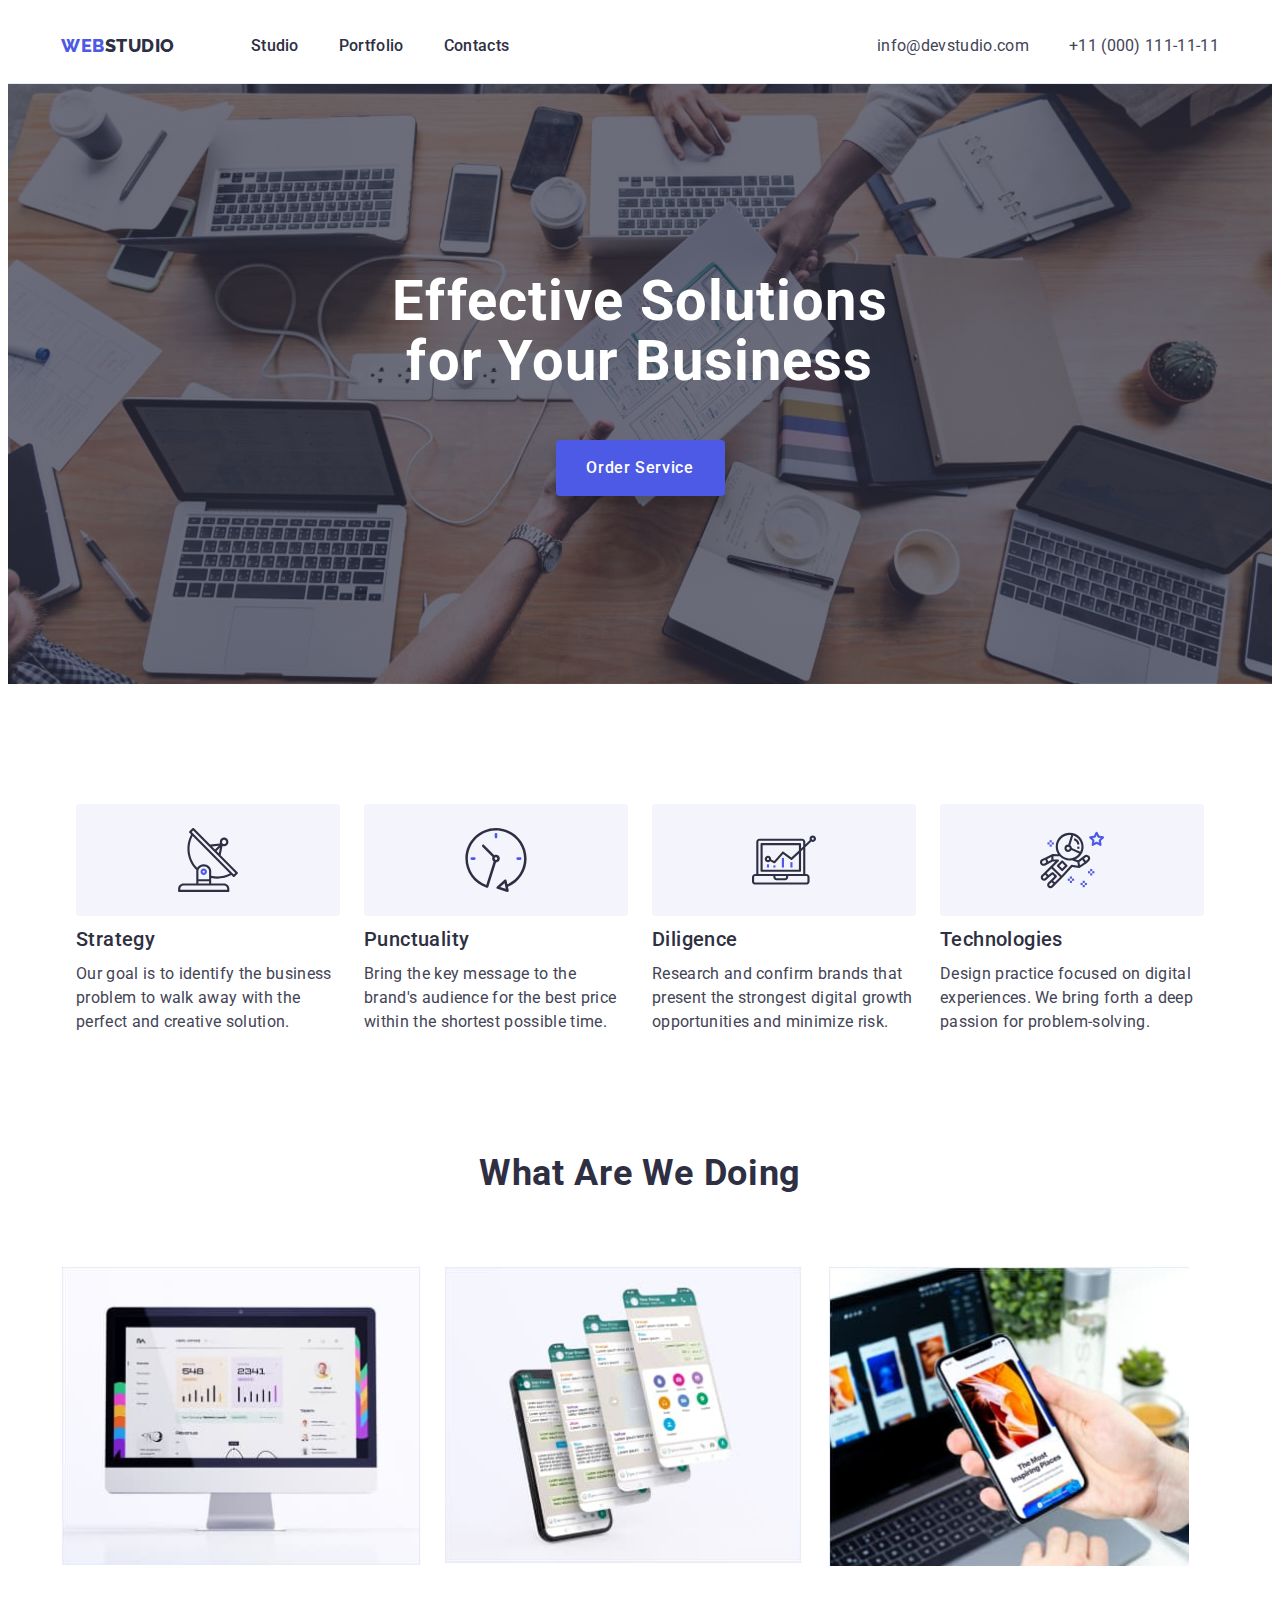
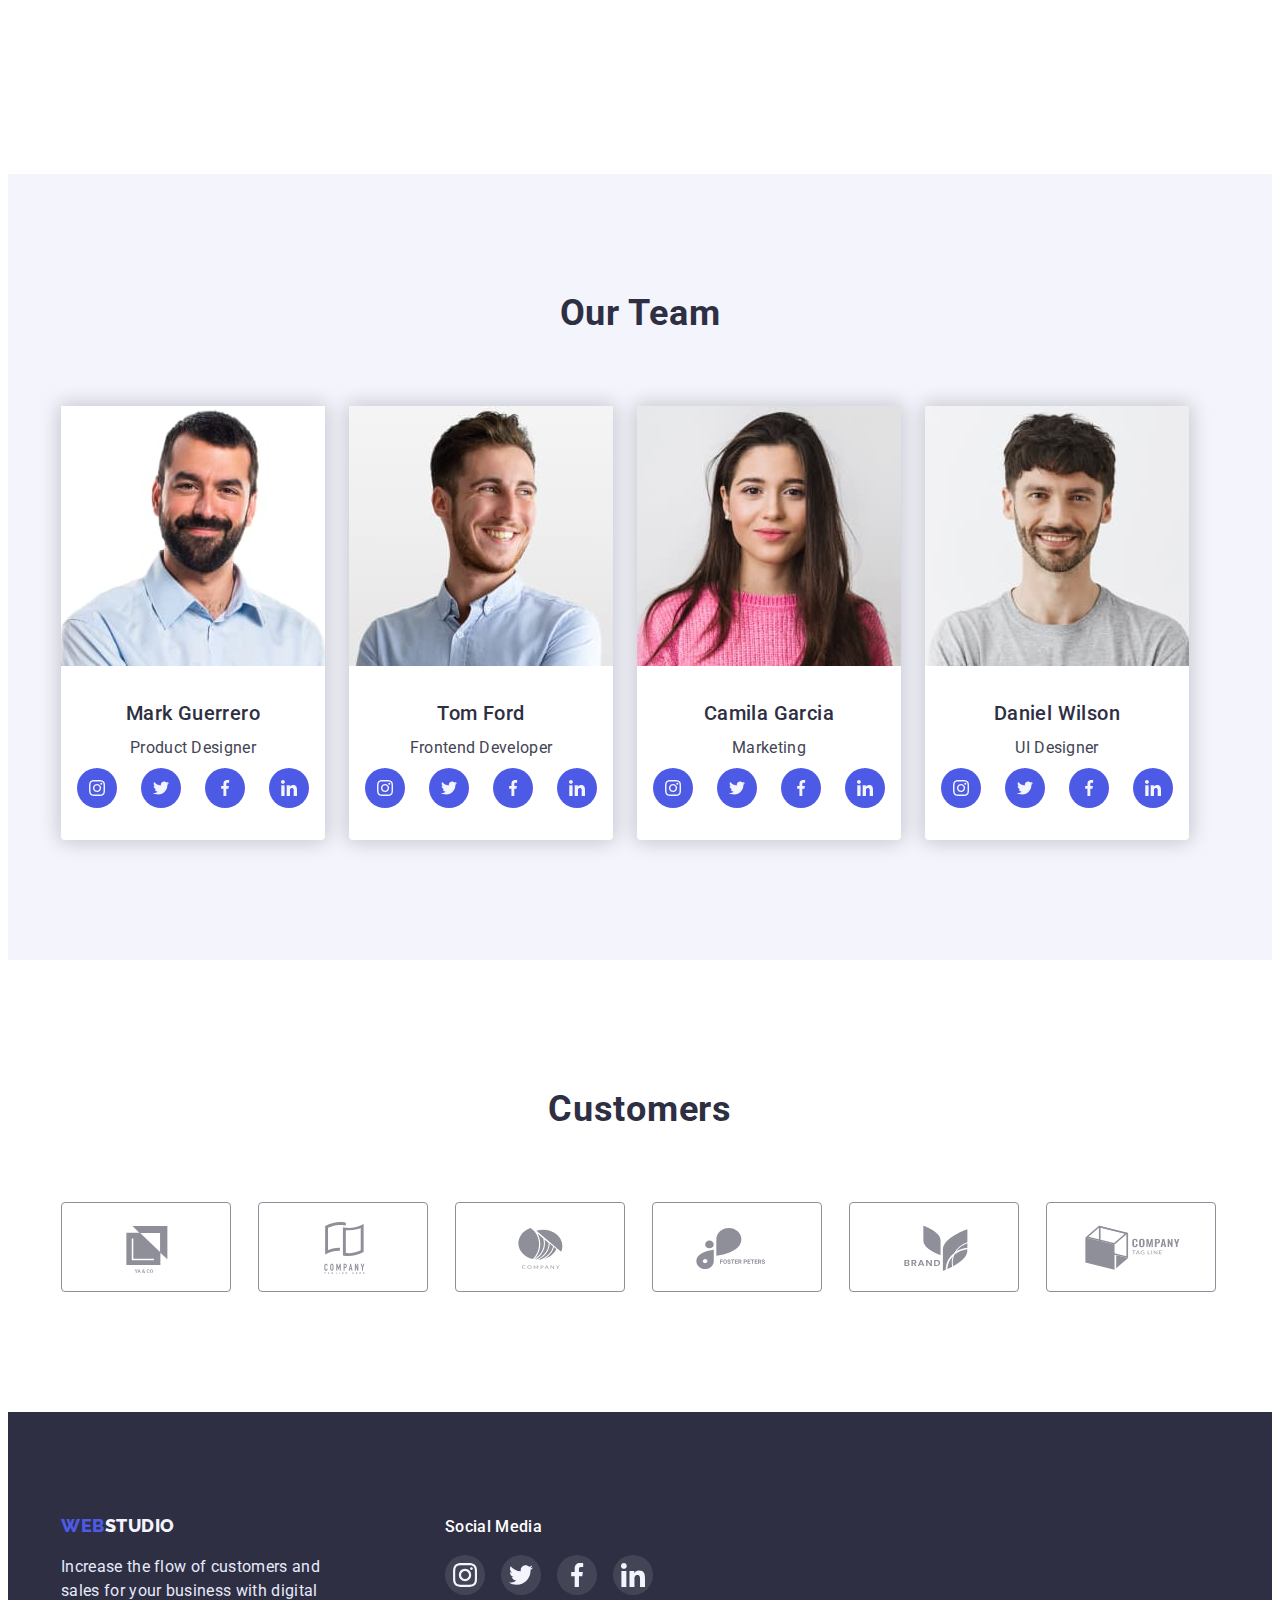
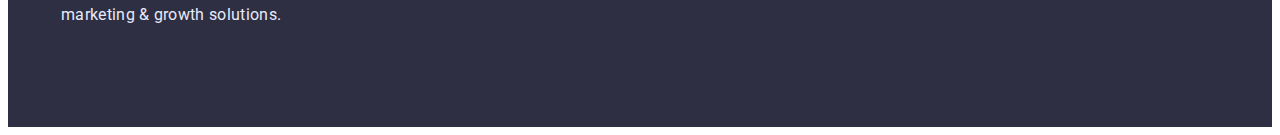
<file: index.html>
<!DOCTYPE html>
<html lang="en">
<head>
    <meta charset="UTF-8">
    <meta http-equiv="X-UA-Compatible" content="IE=edge">
    <meta name="viewport" content="width=device-width, initial-scale=1.0">
    <title>WEBSTUDIO</title>

    <link rel="stylesheet" href="https://cdnjs.cloudflare.com/ajax/libs/modern-normalize/1.1.0/modern-normalize.min.css" integrity="sha512-wpPYUAdjBVSE4KJnH1VR1HeZfpl1ub8YT/NKx4PuQ5NmX2tKuGu6U/JRp5y+Y8XG2tV+wKQpNHVUX03MfMFn9Q==" crossorigin="anonymous" referrerpolicy="no-referrer">

    <link rel="stylesheet" href="style/style.css">

    <link rel="preconnect" href="https://fonts.googleapis.com">
    <link rel="preconnect" href="https://fonts.gstatic.com" crossorigin>
    <link href="https://fonts.googleapis.com/css2?family=Raleway:wght@800&family=Roboto:wght@400;500;700;900&display=swap" rel="stylesheet">
    
</head>
<body>
    <header>
        <div class="header-container container">
            <nav class="title">
                <a href="./index.html" class="logo-header logo"><span class="WebLogo">WEB</span><span class="StudioLogo">STUDIO</span></a>    
                <ul class="title_info">
                    <li><a href="./index.html" class="navigation">Studio</a></li>
                    <li><a href="./portfolio.html" class="navigation">Portfolio</a></li>
                    <li><a href="" class="navigation">Contacts</a></li>
                </ul>
            </nav>
            <address>
                <ul class="contacts">
                    <li class="email"><a href="mailto:info@devstudio.com">info@devstudio.com</a></li>
                    <li class="tel"><a href="tel:+110001111111">+11 (000) 111-11-11</a></li>
                </ul>
            </address>
        </div>
    </header>
    <main>
        <section class="hero">
            <div class="container">
                <h1 class="credo">Effective Solutions for Your Business</h1>
                <!-- Назва класу fakebutton, бо як я зрозумів це повинна, бути кнопка, але на данний момент не потрібно робити, аби вона працювала -->
                <center><button class="fakebutton" type="button">Order Service</button></center>
            </div>
        </section>
        <section class="about_us">
            <div class="about_us-container container">
                <h2 class="About_Us visually-hidden">About Us</h2>
                <ul class="skills">
                    <li class="strategy">
                        <div class="skills-icon-house">
                            <svg class="skills-icon">
                                <use href="./images/icons.svg#icon-antenna-1"></use>
                            </svg>
                        </div>
                        <h3>Strategy</h3>
                        <p>Our goal is to identify the business problem to walk away with the perfect and creative solution.</p>
                    </li>
                    <li class="punctuality">
                        <div class="skills-icon-house">
                            <svg class="skills-icon">
                                <use href="./images/icons.svg#icon-clock-1"></use>
                            </svg>
                        </div>
                        <h3>Punctuality</h3>
                        <p>Bring the key message to the brand's audience for the best price within the shortest possible time.</p>
                    </li>
                    <li class="diligence">
                        <div class="skills-icon-house">
                            <svg class="skills-icon">
                                <use href="./images/icons.svg#icon-diagram-1"></use>
                            </svg>
                        </div>
                        <h3>Diligence</h3>
                        <p>Research and confirm brands that present the strongest digital growth opportunities and minimize risk.</p>
                    </li>
                    <li class="technologies">
                        <div class="skills-icon-house">
                            <svg class="skills-icon">
                                <use href="./images/icons.svg#icon-astronaut-1"></use>
                            </svg>
                        </div>
                        <h3>Technologies</h3>
                        <p>Design practice focused on digital experiences. We bring forth a deep passion for problem-solving.</p>
                    </li>
                </ul>
            </div>
        </section>
        <section class="what_are_we_doing">
            <div class="what_are_we_doing-container container">
                <h2>What are we doing</h2>
                <ul class="images">
                    <li><img src="./images/Computer.jpg" alt="Computer" width="360"></li>
                    <li><img src="./images/Phone.jpg" alt="Phone" width="360"></li>
                    <li><img src="./images/Man.jpg" alt="Man" width="360"></li>
                </ul>
            </div>
        </section>
        <section class="team">
            <div class="team-container container">
                <h2>Our Team</h2>
                <ul class="team_pics">
                    <li class="team-pictures">
                        <img src="./images/Mark.jpg" alt="Mark Guerrero" width="264">
                        <div class="team-content">
                            <h3>Mark Guerrero</h3>
                            <p>Product Designer</p>
                            <ul class="social-media">
                                <li>
                                    <a href="">
                                        <svg class="icon-house">
                                            <use href="./images/icons.svg#icon-instagram-2"></use>
                                        </svg>
                                    </a>
                                </li>
                                <li>
                                    <a href="">
                                        <svg class="icon-house">
                                            <use href="./images/icons.svg#icon-twitter-1"></use>
                                        </svg>
                                    </a>
                                </li>
                                <li>
                                    <a href="">
                                        <svg class="icon-house">
                                            <use href="./images/icons.svg#icon-facebook-1"></use>
                                        </svg>
                                    </a>
                                </li>
                                <li>
                                    <a href="">
                                        <svg class="icon-house">
                                            <use href="./images/icons.svg#icon-linkedin-1"></use>
                                        </svg>
                                    </a>
                                </li>
                            </ul>
                        </div>
                    </li>
                    <li class="team-pictures">
                        <img src="./images/Tom.jpg" alt="Tom Ford" width="264">
                        <div class="team-content">
                            <h3>Tom Ford</h3>
                            <p>Frontend Developer</p>
                            <ul class="social-media">
                                <li>
                                    <a href="">
                                        <svg class="icon-house">
                                            <use href="./images/icons.svg#icon-instagram-2"></use>
                                        </svg>
                                    </a>
                                </li>
                                <li>
                                    <a href="">
                                        <svg class="icon-house">
                                            <use href="./images/icons.svg#icon-twitter-1"></use>
                                        </svg>
                                    </a>
                                </li>
                                <li>
                                    <a href="">
                                        <svg class="icon-house">
                                            <use href="./images/icons.svg#icon-facebook-1"></use>
                                        </svg>
                                    </a>
                                </li>
                                <li>
                                    <a href="">
                                        <svg class="icon-house">
                                            <use href="./images/icons.svg#icon-linkedin-1"></use>
                                        </svg>
                                    </a>
                                </li>
                            </ul>
                        </div>
                    </li>
                    <li class="team-pictures">
                        <img src="./images/Camila.jpg" alt="Camila Garcia" width="264">
                        <div class="team-content">  
                            <h3>Camila Garcia</h3>
                            <p>Marketing</p>
                            <ul class="social-media">
                                <li>
                                    <a href="">
                                        <svg class="icon-house">
                                            <use href="./images/icons.svg#icon-instagram-2"></use>
                                        </svg>
                                    </a>
                                </li>
                                <li>
                                    <a href="">
                                        <svg class="icon-house">
                                            <use href="./images/icons.svg#icon-twitter-1"></use>
                                        </svg>
                                    </a>
                                </li>
                                <li>
                                    <a href="">
                                        <svg class="icon-house">
                                            <use href="./images/icons.svg#icon-facebook-1"></use>
                                        </svg>
                                    </a>
                                </li>
                                <li>
                                    <a href="">
                                        <svg class="icon-house">
                                            <use href="./images/icons.svg#icon-linkedin-1"></use>
                                        </svg>
                                    </a>
                                </li>
                            </ul>
                        </div>
                    </li>
                    <li class="team-pictures">
                        <img src="./images/Daniel.jpg" alt="Daniel Wilson" width="264">
                        <div class="team-content">    
                            <h3>Daniel Wilson</h3>
                            <p>UI Designer</p>
                            <ul class="social-media">
                                <li>
                                    <a href="">
                                        <svg class="icon-house">
                                            <use href="./images/icons.svg#icon-instagram-2"></use>
                                        </svg>
                                    </a>
                                </li>
                                <li>
                                    <a href="">
                                        <svg class="icon-house">
                                            <use href="./images/icons.svg#icon-twitter-1"></use>
                                        </svg>
                                    </a>
                                </li>
                                <li>
                                    <a href="">
                                        <svg class="icon-house">
                                            <use href="./images/icons.svg#icon-facebook-1"></use>
                                        </svg>
                                    </a>
                                </li>
                                <li>
                                    <a href="">
                                        <svg class="icon-house">
                                            <use href="./images/icons.svg#icon-linkedin-1"></use>
                                        </svg>
                                    </a>
                                </li>
                            </ul>
                        </div>
                    </li>
                </ul>
            </div>
        </section>
        <section class="customers-section">
            <div class="container customers">
                <h2>Customers</h2>
                    <ul class="customer-icon-house">
                        <li>
                            <a class="customer-icon" href="">  
                                <svg class="cus-ico">
                                    <use href="./images/icons.svg#icon-Logo"></use>
                                </svg>
                            </a>
                        </li>
                        <li>
                            <a class="customer-icon" href="">
                                <svg class="cus-ico">
                                    <use href="./images/icons.svg#icon-Logo-1"></use>
                                </svg>
                            </a>
                        </li>
                        <li>
                            <a class="customer-icon" href="">
                                <svg class="cus-ico">
                                    <use href="./images/icons.svg#icon-Logo-2"></use>
                                </svg>
                            </a>
                        </li>
                        <li>
                            <a class="customer-icon" href="">
                                <svg class="cus-ico">
                                    <use href="./images/icons.svg#icon-Logo-3"></use>
                                </svg>
                            </a>
                        </li>
                        <li>
                            <a class="customer-icon" href="">
                                <svg class="cus-ico">
                                    <use href="./images/icons.svg#icon-Logo-4"></use>
                                </svg>
                            </a>
                        </li>
                        <li>
                            <a class="customer-icon" href="">
                                <svg class="cus-ico">
                                    <use href="./images/icons.svg#icon-Logo-5"></use>
                                </svg>
                            </a>
                        </li>
                </ul>
            </div>
        </section>
    </main>
    <footer>
        <div class="footer-container container">
            <div class="footer-text">
                <a href="./index.html" class="logo logo-footer end_text"><span class="WebLogo">WEB</span><span class="StudioLogo2">STUDIO</span></a>
                <p class="end_text">Increase the flow of customers and sales for your business with digital marketing & growth solutions.</p>
            </div>
            <div class="footer-social-media">
                <p>Social Media</p>
                <ul class="footer-media">
                    <li>
                        <a class="foot-media" href="">
                            <svg class="foot-ico">
                                <use href="./images/icons.svg#icon-instagram-2"></use>
                            </svg>
                        </a>
                    </li>
                    <li>
                        <a class="foot-media" href="">
                            <svg class="foot-ico">
                                <use href="./images/icons.svg#icon-twitter-1"></use>
                            </svg>
                        </a>
                    </li>
                    <li>
                        <a class="foot-media" href="">
                            <svg class="foot-ico">
                                <use href="./images/icons.svg#icon-facebook-1"></use>
                            </svg>
                        </a>
                    </li>
                    <li>
                        <a class="foot-media" href="">
                            <svg class="foot-ico">
                                <use href="./images/icons.svg#icon-linkedin-1"></use>
                            </svg>
                        </a>
                    </li>
                </ul>
            </div>
        </div>
    </footer>
</body>
</html>
</file>
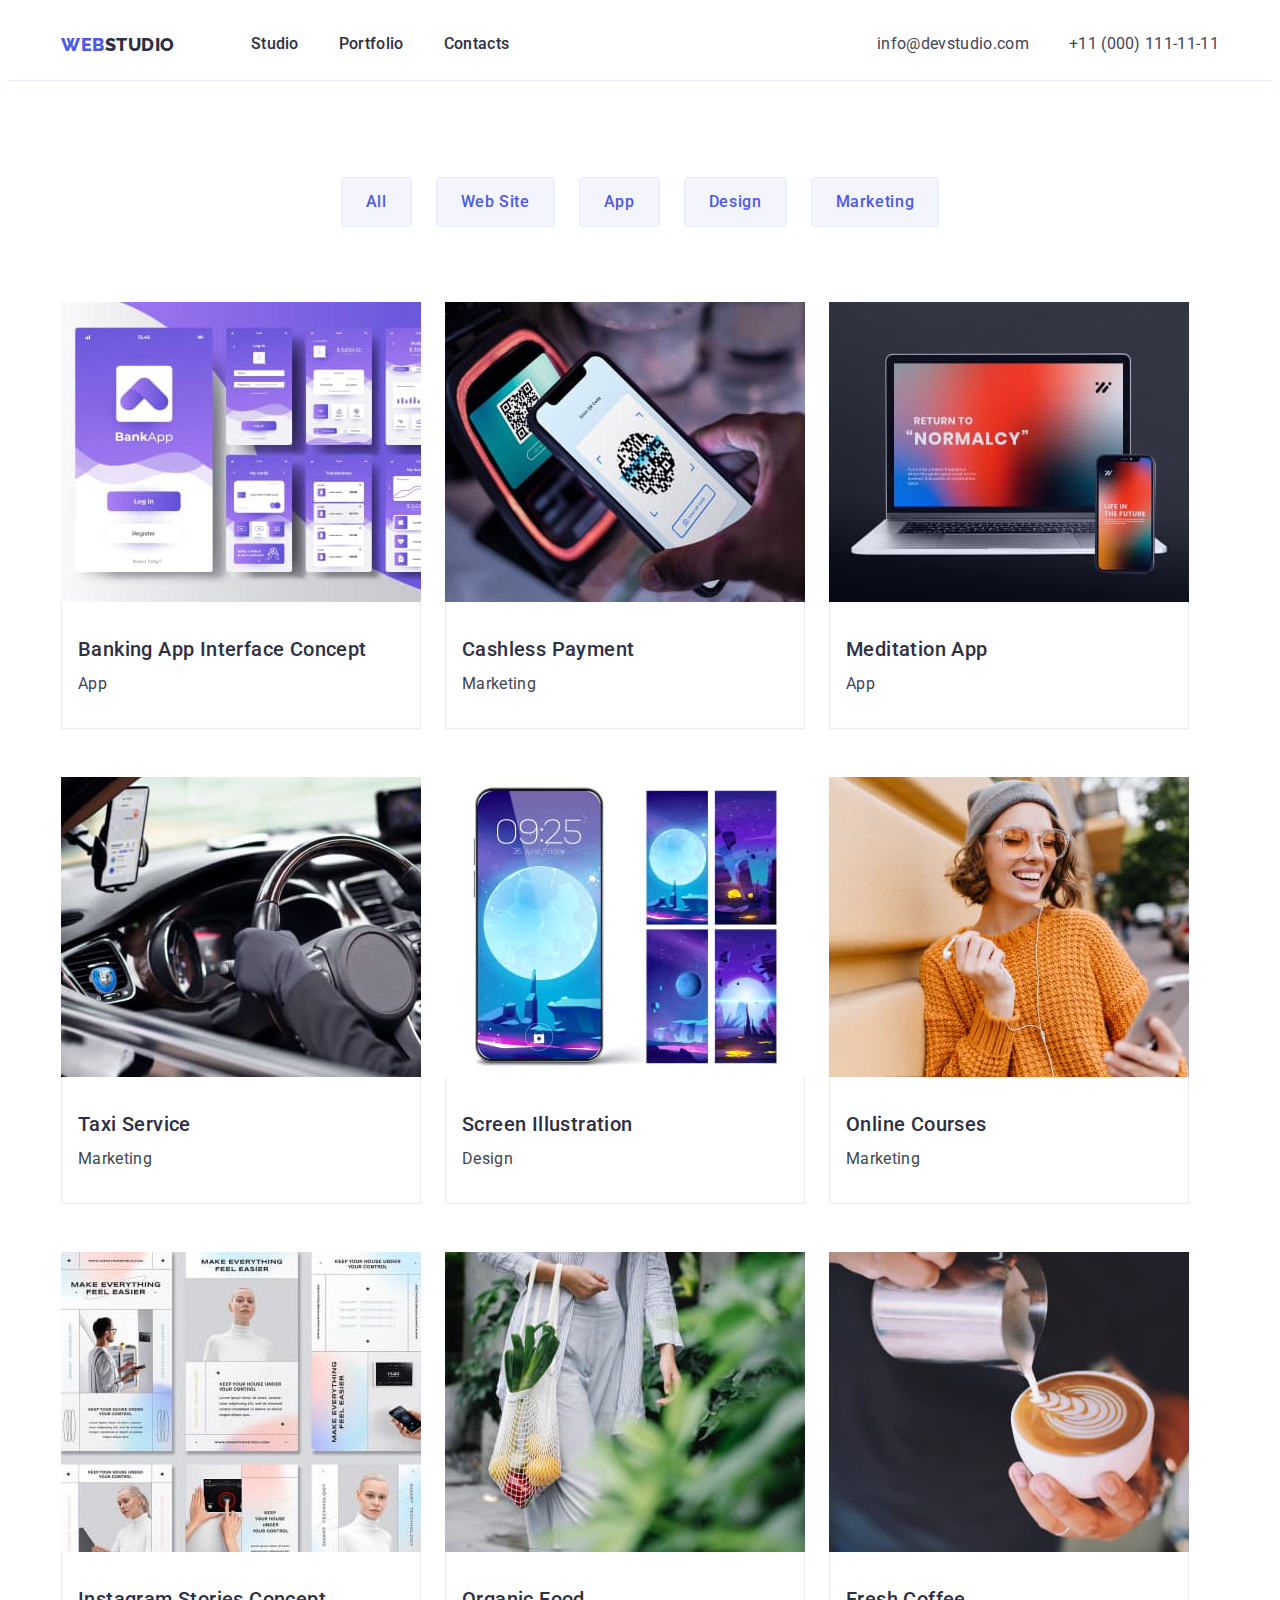
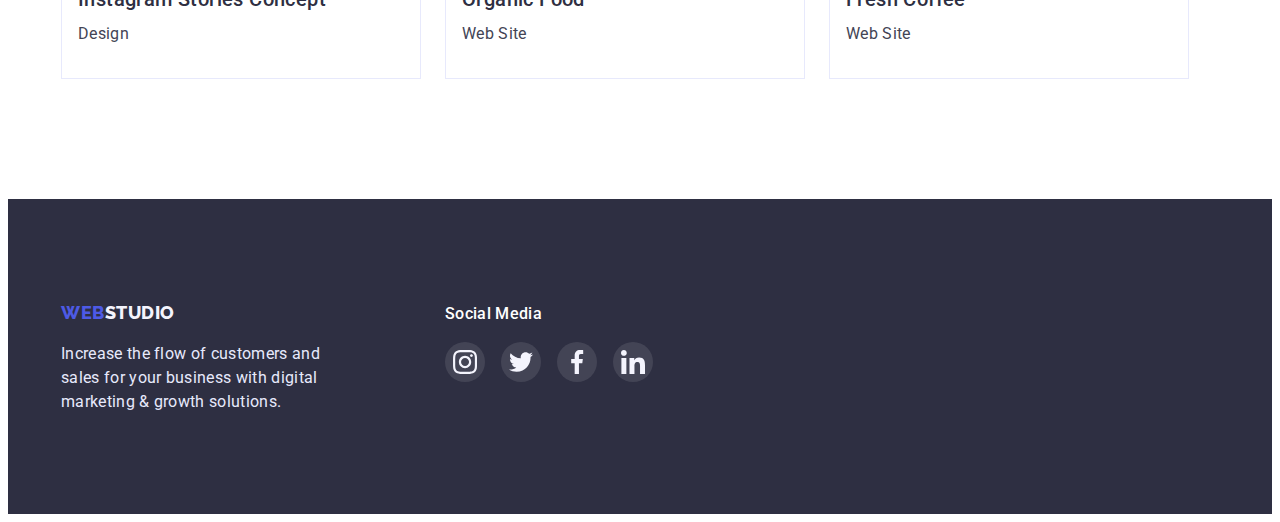
<file: portfolio.html>
<!DOCTYPE html>
<html lang="en">
<head>
    <meta charset="UTF-8">
    <meta http-equiv="X-UA-Compatible" content="IE=edge">
    <meta name="viewport" content="width=device-width, initial-scale=1.0">
    <title>WEBSTUDIO</title>

    <link rel="stylesheet" href="https://cdnjs.cloudflare.com/ajax/libs/modern-normalize/1.1.0/modern-normalize.min.css" integrity="sha512-wpPYUAdjBVSE4KJnH1VR1HeZfpl1ub8YT/NKx4PuQ5NmX2tKuGu6U/JRp5y+Y8XG2tV+wKQpNHVUX03MfMFn9Q==" crossorigin="anonymous" referrerpolicy="no-referrer">

    <link rel="stylesheet" href="style/style.css">

    <link rel="preconnect" href="https://fonts.googleapis.com">
    <link rel="preconnect" href="https://fonts.gstatic.com" crossorigin>
    <link href="https://fonts.googleapis.com/css2?family=Raleway:wght@800&family=Roboto:wght@400;500;700;900&display=swap" rel="stylesheet">
</head>
<body>
    <header>
        <div class="header-container container">
            <nav class="title">
                <a href="./index.html" class="logo" tabindex="1"><span class="WebLogo">WEB</span><span class="StudioLogo">STUDIO</span></a>    
                <ul class="title_info">
                    <li><a href="./index.html" class="navigation" tabindex="2">Studio</a></li>
                    <li><a href="./portfolio.html" class="navigation" tabindex="3">Portfolio</a></li>
                    <li><a href="" class="navigation" tabindex="4">Contacts</a></li>
                </ul>
            </nav>
            <address>
                <ul class="contacts">
                    <li class="email"><a href="mailto:info@devstudio.com" tabindex="5">info@devstudio.com</a></li>
                    <li class="tel"><a href="tel:+110001111111" tabindex="6">+11 (000) 111-11-11</a></li>
                </ul>
            </address>
        </div>
    </header>
    <main>
        <section class="products-section">
            <div class="products-container container">
                <h1 class="visually-hidden">Filters</h1>
                <ul class="filters">
                    <li><button type="button">All</button></li>
                    <li><button type="button">Web Site</button></li>
                    <li><button type="button">App</button></li>
                    <li><button type="button">Design</button></li>
                    <li><button type="button">Marketing</button></li>
                </ul>
                <ul class="products">
                        <li>
                            <a class="products_item" href="">
                                <img src="./images/banking_app_interface_concept.jpg" alt="Banking App Interface Concept" width="360">
                                <div class="card-content">
                                    <h2>Banking App Interface Concept</h2>
                                    <p>App</p>
                                </div>
                            </a>
                        </li>
                        <li>
                            <a class="products_item" href="">
                                <img src="./images/cashless_payment.jpg" alt="Cashless Payment" width="360">
                                <div class="card-content">
                                    <h2>Cashless Payment</h2>
                                    <p>Marketing</p>
                                </div>
                            </a>
                        </li>
                        <li>
                            <a class="products_item" href="">
                                <img src="./images/meditation_app.jpg" alt="Meditation App" width="360">
                                <div class="card-content">
                                    <h2>Meditation App</h2>
                                    <p>App</p>
                                </div>
                            </a>
                        </li>
                        <li>
                            <a class="products_item" href="">
                                <img src="./images/taxi_service.jpg" alt="Taxi Service" width="360">
                                <div class="card-content">
                                    <h2>Taxi Service</h2>
                                    <p>Marketing</p>
                                </div>
                            </a>
                        </li>
                        <li>
                            <a class="products_item" href="">
                                <img src="./images/screen_illustrations.jpg" alt="Screen Illustration" width="360">
                                <div class="card-content">
                                    <h2>Screen Illustration</h2>
                                    <p>Design</p>
                                </div>
                            </a>
                        </li>
                        <li>
                            <a class="products_item" href="">
                                <img src="./images/online_courses.jpg" alt="Online Courses" width="360">
                                <div class="card-content">
                                    <h2>Online Courses</h2>
                                    <p>Marketing</p>
                                </div>
                            </a>
                        </li>
                        <li>
                            <a class="products_item" href="">
                                <img src="./images/instagram_stories_concept.jpg" alt="Instagram Stories Concept" width="360">
                                <div class="card-content">
                                    <h2>Instagram Stories Concept</h2>
                                    <p>Design</p>
                                </div>
                            </a>
                        </li>
                        <li>
                            <a class="products_item" href="">
                                <img src="./images/organic_food.jpg" alt="Organic Food" width="360">
                                <div class="card-content">
                                    <h2>Organic Food</h2>
                                    <p>Web Site</p>
                                </div>
                            </a>
                        </li>
                        <li>
                            <a class="products_item" href="">
                                <img src="./images/fresh_coffee.jpg" alt="Fresh Coffee" width="360">
                                <div class="card-content">
                                    <h2>Fresh Coffee</h2>
                                    <p>Web Site</p>
                                </div>
                            </a>
                        </li>
                </ul>
            </div>
        </section>
    </main>
    <footer>
        <div class="footer-container container">
            <div class="footer-text">
                <a href="./index.html" class="logo logo-footer end_text"><span class="WebLogo">WEB</span><span class="StudioLogo2">STUDIO</span></a>
                <p class="end_text">Increase the flow of customers and sales for your business with digital marketing & growth solutions.</p>
            </div>
            <div class="footer-social-media">
                <p>Social Media</p>
                <ul class="footer-media">
                    <li>
                        <a class="foot-media" href="">
                            <svg class="foot-ico">
                                <use href="./images/icons.svg#icon-instagram-2"></use>
                            </svg>
                        </a>
                    </li>
                    <li>
                        <a class="foot-media" href="">
                            <svg class="foot-ico">
                                <use href="./images/icons.svg#icon-twitter-1"></use>
                            </svg>
                        </a>
                    </li>
                    <li>
                        <a class="foot-media" href="">
                            <svg class="foot-ico">
                                <use href="./images/icons.svg#icon-facebook-1"></use>
                            </svg>
                        </a>
                    </li>
                    <li>
                        <a class="foot-media" href="">
                            <svg class="foot-ico">
                                <use href="./images/icons.svg#icon-linkedin-1"></use>
                            </svg>
                        </a>
                    </li>
                </ul>
            </div>
        </div>
    </footer>
</body>
</html>
</file>
<file: style/style.css>
:root{
    --iris: #4D5AE5;
    --cornflower: #E7E9FC;
    --navyblue: #2E2F42;
    --slate: #434455;
    --ocean: #404BBF;
    --cloud: #F4F4FD;
    --white: #fff;
    --light-slate: #8E8F99;
    --light-gray: #AFB1B8;
    --green: #31D0AA;
}

body{
    font-family: 'Roboto', sans-serif;
    background-color: var(--white);
}

.container {
    width: 1158px;
    margin: 0 auto;
    padding: 0 15px;
}

h1, h2, h3, h4, h5, h6, p{
    margin: 0;
}

ul{
    margin: 0;
    padding: 0;
}

header{
    border-bottom: 1px solid var(--cornflower);
}

.header-container{
    display: flex;
    flex-direction: row;
    justify-content: space-between;
    align-items: center;
}

.visually-hidden{
    position: absolute;
    white-space: nowrap;
    width: 1px;
    height: 1px;
    overflow: hidden;
    border: 0;
    padding: 0;
    clip: rect(0 0 0 0);
    clip-path: inset(50%);
    margin: -1px;
}

 a{
    text-decoration: none;
 }

 img{
    display: block; 
    max-width: 100%; 
    height: auto;
 }

.title{
    display: flex;
    align-items: center;
}

.navigation{
    color: var(--navyblue);
    position: relative;
    padding: 24px 0;
    display: inline-block;
}

.navigation::after{ 
    content: "";
    position: absolute;
    bottom: 25px;
    left: 50%;
    display: block;
    background: none repeat scroll 0 0 transparent;
    height: 3px;
    border-radius: 2px;
    width: 0;
    background: var(--ocean);
    transition: width 0.24s ease 0s, left 0.24s ease 0s;
}

.navigation:hover::after{
    border-bottom: 2px;
    width: 100%; 
    left: 0; 
}

.navigation:hover, .navigation:focus{
    color: var(--ocean);
}

.logo{
    font-family: 'Raleway';
    font-weight: 800;
    font-size: 18px;
    line-height: 1.5;
    letter-spacing: 0.03em;
    display: inline-block;
}

.logo-header{
    padding: 24px 0;
}

.WebLogo{
    color: var(--iris);
}

.StudioLogo{
    color: var(--navyblue);
}

.StudioLogo2{
    color: var(--cloud);
}

ul{
    list-style-type: none;
    display: flex;
}

.title_info{
    padding: 0;
    margin-left: 76px;
}

.title_info li{
    color: var(--navyblue);
    font-weight: 500;
    font-size: 16px;
    line-height: 1.5;
    letter-spacing: 0.02em;
}

.contacts{
    margin-left: auto;
    padding-left: 0;
}

.contacts a{
    color: var(--slate);
    font-family: 'Roboto';
    font-weight: 400;
    font-style: normal;
    font-size: 16px;
    line-height: 1.5;
    letter-spacing: 0.02em;
    padding: 24px 0;
    display: inline-block;
}

.contacts a:hover, .contacts a:focus{
    color: var(--ocean);
}

.title_info li:not(:last-child), .contacts li:not(:last-child){
    margin-right: 40px;
}

.hero{
    max-width: 1440px;
    margin-left: auto;
    margin-right: auto;
    background-image: linear-gradient(to bottom,  rgba(46, 47, 66, 0.7), rgba(46, 47, 66, 0.7)), url("../images/people-office.jpg");
    background-repeat: no-repeat;
    background-size: cover;
    background-position: center;
}

.credo{
    margin: 0 auto;
    width: 500px;
    color: var(--white);
    text-align: center;
    font-weight: 700;
    font-size: 56px;
    letter-spacing: 0.02em;
    line-height: 1.07;
    padding-top: 188px;
}

.fakebutton{
    display: inline-block;
    min-width: 169px;
    min-height: 56px;
    margin-top: 48px;   
    color: var(--white);
    background-color: var(--iris);
    border-radius: 4px;
    box-shadow: 0px 10px 10px 0px rgba(0, 0, 0, 0.2);
    border: none;
    font-family: inherit;
    font-weight: 500;
    font-size: 16px;
    line-height: 1.5;
    letter-spacing: 0.04em;
    margin-bottom: 188px;
}

.fakebutton:hover, .fakebutton:focus{
    box-shadow: none;
    background-color: var(--ocean);
}

.fakebutton:active{
    background-color: var(--ocean);
    box-shadow: 0px 0px 10px 7px rgba(0, 0, 0, 0.2);
    width: 160px;
    height: 50px;
    font-size: 15px;
}

.about_us{
    padding: 120px 0;
}

.About_Us{
    font-size: 36px;
    color: var(--navyblue);
    font-weight: 700;
    font-size: 36px;
}

.about_us h3{
    font-weight: 500;
    font-size: 20px;
    line-height: 1.5;
    letter-spacing: 0.02em;
}

.about_us p{
    font-size: 16px;
    line-height: 1.5;
    letter-spacing: 0.02em;
}

.skills{
    display: flex;
    justify-content: center;
}

.skills li{
    margin-right: 24px;
    width: 264px;
}

.skills li:last-child{
    margin-right: 0;
}

.skills-icon-house{
    width: 264px;
    height: 112px;
    background-color: var(--cloud);
    border-radius: 4px;
    margin-bottom: 8px;
    display: flex;
    justify-content: center;
    align-items: center;
}

.skills-icon{
    width: 64px;
    height: 64px;
}

.skills h3{
    font-weight: 500;
    font-size: 20px;
    line-height: 1.5;
    letter-spacing: 0.02em;
    color: var(--navyblue);
    margin-bottom: 8px;
}

.skills p{
    color: var(--slate);
    font-size: 16px;
    line-height: 1.5;
    letter-spacing: 0.02em;
}

.what_are_we_doing{
    height: 500px;
    padding-bottom: 120px;
}

.what_are_we_doing li{
    width: 360px;
}

.what_are_we_doing h2, .team h2{
    color: var(--navyblue);
    font-weight: 700;
    font-size: 36px;
    line-height: 1.11;
    letter-spacing: 0.02em;
    text-transform: capitalize;
    text-align: center;
}

.images{
    display: flex;
    flex-direction: row;
    margin-top: 72px;
}

.images li{
    width: 360px;
    margin-right: 24px;
}

.images li:last-child{
    margin-right: 0;
}

.team{
    padding: 120px 0;
    background-color: var(--cloud);
}

.team_pics{
    margin-top:72px;
}

.team-pictures{
    text-align: center;
    width: 264px;
    box-shadow: 0px 0px 20px 2px rgba(0, 0, 0, 0.2);
    margin-right: 24px;
    background-color: var(--white);
    border-radius: 0 0 4px 4px ;
}

.team_pics li:last-child{
    margin-right: 0;
}

.team-content{
    padding: 32px 16px;
}

.team_pics li h3{
    color: var(--navyblue);
    font-weight: 500;
    font-size: 20px;
    line-height: 1.5;
    letter-spacing: 0.02em;
    margin-bottom: 8px;
}

.team li p{
    color: var(--slate);
    font-size: 16px;
    line-height: 1.5;
    letter-spacing: 0.02em;
}

.social-media{
    margin-top: 8px;
}

.social-media li{
    width: 100%;
    height: 100%;
}

.social-media li a{
    display: flex;
    align-items: center;
    justify-content: center;
    background-color: var(--iris);
    width: 40px;
    height: 40px;
    border-radius: 50%;
    cursor: pointer;
}

.social-media li a:hover, .social-media li a:focus{
    background-color: var(--ocean);
}

.icon-house{
    fill: var(--cloud);
}

.social-media li:not(:last-child){
    margin-right: 24px;
}

.customers-section{
    padding-top: 130px;
    padding-bottom: 120px;
}

.customers{
    text-align: center;
}

.customers h2{
    font-family: 'Roboto';
    font-style: normal;
    font-weight: 700;
    font-size: 36px;
    line-height: 111%;
    letter-spacing: 0.02em;
    color: var(--navyblue);
    margin-bottom: 72px;
}

.icon-house{
    display: block;
    width: 16px;
    height: 16px;
}

.customer-icon-house{
    display: flex;
    justify-content: center;
    align-items: center;
}

.customer-icon-house li{
    width: 100%;
    height: 100%;
}

.customer-icon{
    display: flex;
    justify-content: center;
    align-items: center;
    fill: var(--light-slate);
    width: 168px;
    height: 88px;
    border: 1px solid var(--light-slate);
    border-radius: 4px;
    cursor: pointer;
}

.customer-icon:hover, .customer-icon:focus{
    fill: var(--ocean);
    border-color: var(--ocean);
}

.customer-icon-house li:not(:last-child){
    margin-right: 24px;
}

.cus-ico{
    width: 104px;
    height: 56px;
}

footer{
    padding: 100px 0;
    background-color: var(--navyblue);
}

.footer-container{
    display: flex;
    flex-direction: row;
    align-items: baseline;
}

.footer-text{
    margin: 0;
    display: block;
}

.logo-footer{
    margin-bottom: 16px;
}

a.end_text{
    font-weight: 800;
    font-size: 18px;
    letter-spacing: 0.03em;
}

p.end_text{
    width: 264px;
    color: var(--cornflower);
    font-weight: 400;
    font-size: 16px;
    line-height: 1.5;
    letter-spacing: 0.02em;
}

.WEB{
    color: var(--iris);
}

.footer-social-media{
    margin-left: 120px;
    width: fit-content;
}

.footer-social-media p{
    font-family: 'Roboto';
    font-style: normal;
    font-weight: 500;
    font-size: 16px;
    line-height: 150%;
    letter-spacing: 0.02em;
    color: var(--white);
    margin-bottom: 16px;
}

.footer-social-media li{
    width: 100%;
    height: 100%;
}

.foot-media{
    display: flex;
    align-items: center;
    justify-content: center;
    width: 40px;
    height: 40px;
    background: rgba(255, 255, 255, 0.1);
    border-radius: 50%;
    cursor: pointer;
}

.foot-media:hover, .foot-media:focus{
    background: var(--green);
}

.footer-social-media li:not(:last-child){
    margin-right: 16px;
}

.foot-ico{
    display: flex;
    align-items: center;
    justify-content: center;
    width: 24px;
    height: 24px;
    fill: var(--cloud);
}

.products-section{
    padding-top: 96px;
    padding-bottom: 120px;
}

.filters{
    display: flex;
    flex-direction: row;
    align-items: center;
    justify-content: center;
    margin-bottom: 75px;
}

.filters li:not(:first-child){
    margin-left: 24px;
}

.filters button{
    font-family: inherit;
    color: var(--iris);
    padding: 12px 24px;
    background-color: var(--cloud);
    border: 1px solid var(--cornflower);
    border-radius: 4px;
    font-weight: 500;
    font-size: 16px;
    line-height: 1.5;
    letter-spacing: 0.04em;
}

.filters button:hover, .filters button:focus{
    background-color: var(--iris);
    color: var(--white);
    box-shadow: 0px 5px 5px 0px rgba(0, 0, 0, 0.2);
    border-color: transparent;
}

[type="button"]{
    cursor: pointer;
}

.products{
    display: flex;
    flex-wrap: wrap;
}

.products h2{
    font-weight: 500;
    font-size: 20px;
    line-height: 1.5;
    color: var(--navyblue);
    margin: 0;
    margin-bottom: 8px;
    letter-spacing: 0.02em;
}

.products li{
    display: block;
    margin-right: 24px;
    margin-bottom: 48px;
}

.products_item{
    display: block;
    width: 360px;
}

.products_item:hover, .products_item:focus{
    box-shadow: 0px 1px 6px rgba(46, 47, 66, 0.08), 0px 1px 1px rgba(46, 47, 66, 0.16), 0px 2px 1px rgba(46, 47, 66, 0.08);
}

.products li:nth-child(3n){
    margin-right: 0px;
}

.products li:nth-last-child(-n+3){
    margin-bottom: 0;
}

.products p{
    margin: 0;
    color: var(--slate);
    font-size: 16px;
    line-height: 1.5;
    letter-spacing: 0.02em;
}

.card-content{
    padding: 32px 16px;
    border: 1px solid var(--cornflower);
    border-top: none;
}
</file>
